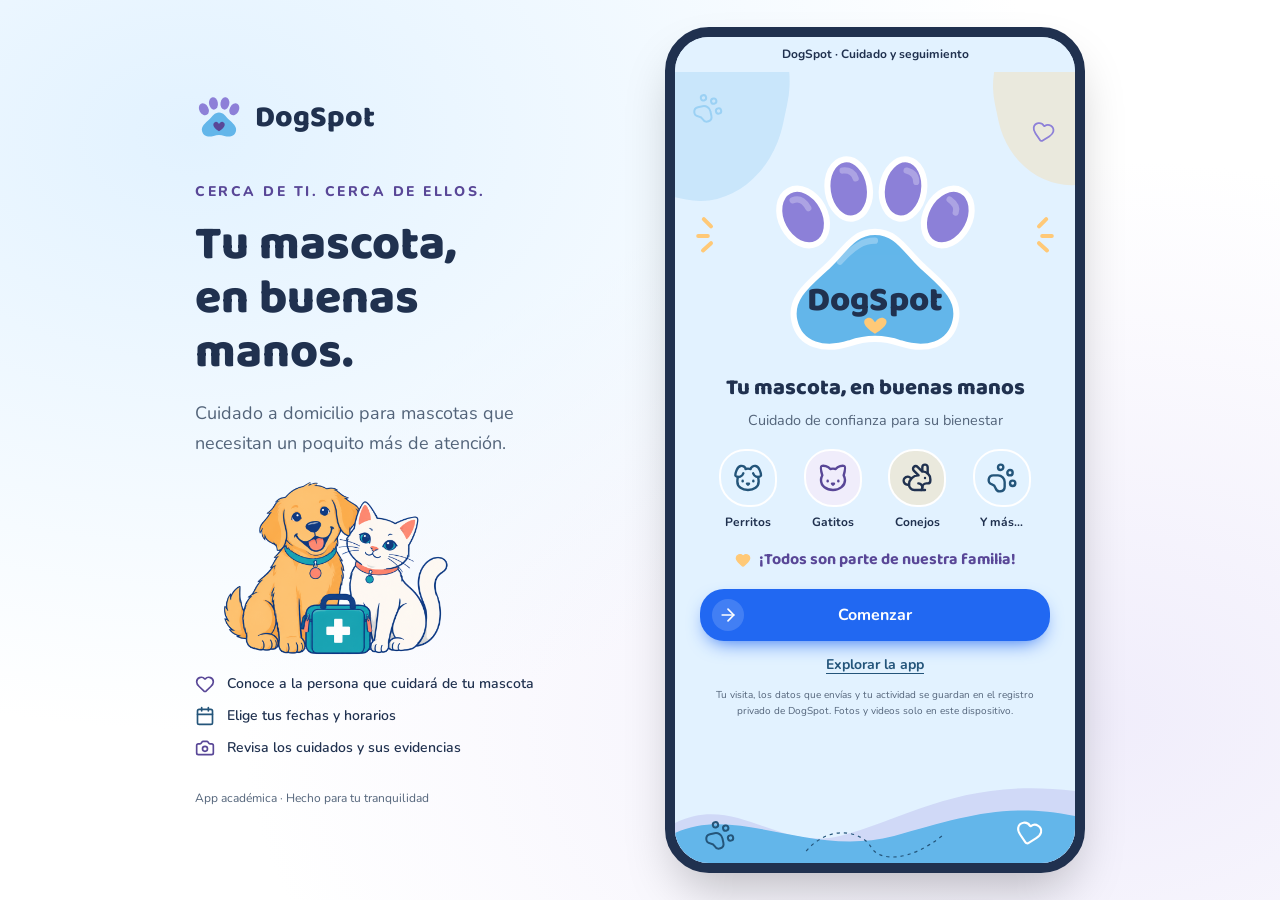
<file: index.html>
<!doctype html>
<html lang="es" style="color-scheme: only light;">
  <head>
    <meta charset="UTF-8" />
    <meta name="color-scheme" content="only light" />
    <meta name="supported-color-schemes" content="light" />
    <meta name="viewport" content="width=device-width, initial-scale=1" />
    <meta name="theme-color" content="#e2f2ff" />
    <meta name="description" content="DogSpot: app académica de cuidado especializado a domicilio para mascotas enfermas, con reservas y evidencias del cuidador." />
    <title>DogSpot — Cuidado de confianza a domicilio</title>
    <style>
      html, body, #root { margin: 0; min-height: 100%; color-scheme: only light !important; background: #ffffff; color: #20314f; }
      #root { min-height: 100vh; min-height: 100dvh; }
    </style>
    <link rel="icon" href="./icon.svg?v=sky-lavender" />
    <link rel="preconnect" href="https://fonts.googleapis.com" />
    <link href="https://fonts.googleapis.com/css2?family=Baloo+2:wght@600;700;800&family=Nunito:wght@400;600;700;800&display=swap" rel="stylesheet" />
    <script type="module" src="./dogspot-academic-copy.mjs?v=onboarding-20261113"></script>
    <script type="module" crossorigin src="./index-runtime-ec842c107c59.js"></script>
    <link rel="stylesheet" crossorigin href="./index-eqw11Rqm.css">
  </head>
  <body>
    <div id="root"></div>
  </body>
</html>
</file>
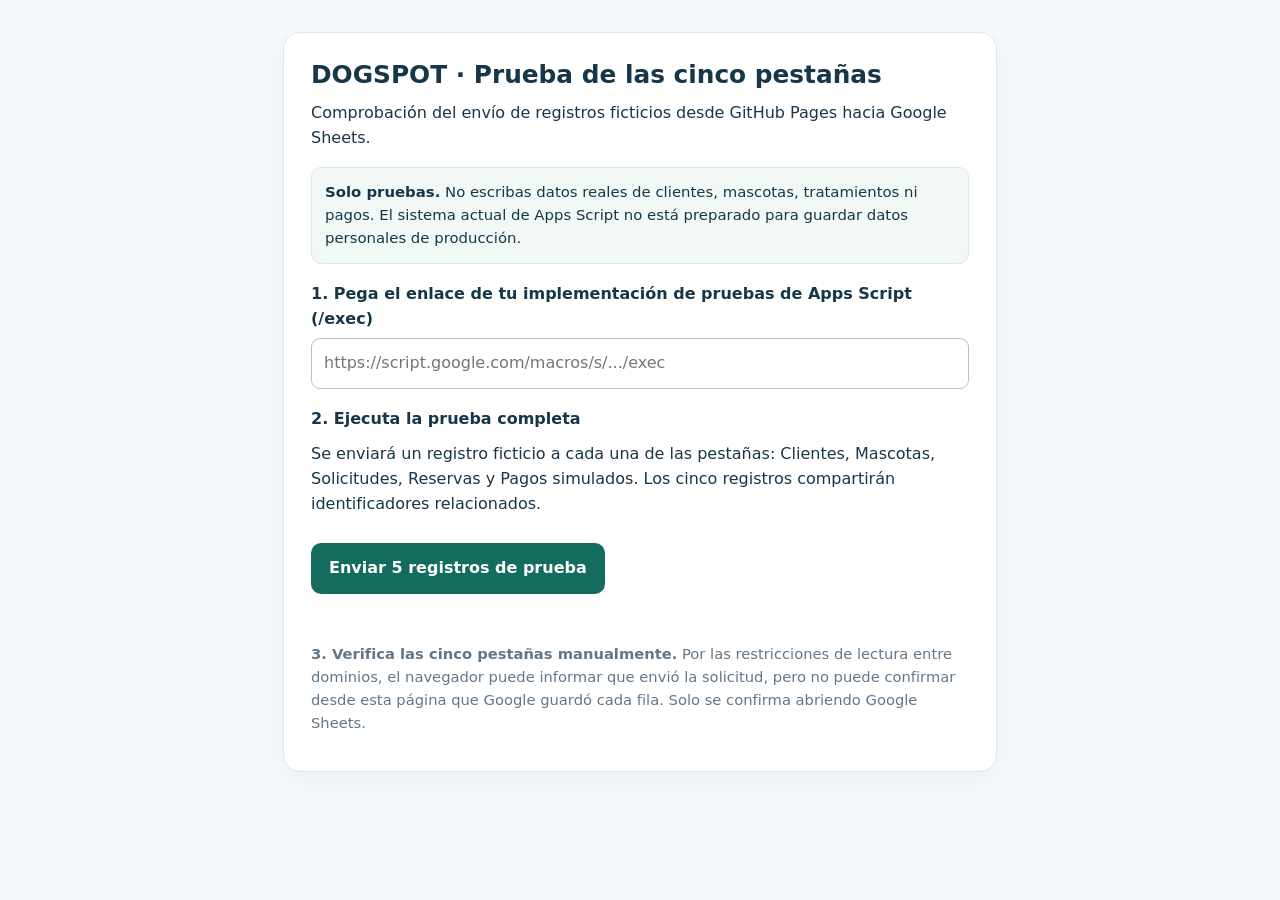
<file: prueba-google-sheets.html>
<!doctype html>
<html lang="es">
<head>
  <meta charset="UTF-8">
  <meta name="viewport" content="width=device-width,initial-scale=1">
  <meta name="robots" content="noindex,nofollow">
  <title>DOGSPOT | Pruebas de Google Sheets</title>
  <style>
    *{box-sizing:border-box}
    body{font-family:system-ui,-apple-system,"Segoe UI",sans-serif;max-width:750px;margin:auto;padding:32px 18px;color:#183649;background:#f5f9fb;line-height:1.55}
    main{background:white;padding:27px;border:1px solid #dce9ef;border-radius:18px;box-shadow:0 8px 25px #1539570b}
    h1{font-size:1.55rem;line-height:1.25;margin:0 0 8px}
    p{margin:10px 0}
    label{display:block;font-weight:700;margin-top:18px}
    input{width:100%;font:inherit;border:1px solid #adc5cc;border-radius:9px;padding:12px;margin-top:7px}
    button{font:inherit;font-weight:700;background:#146c5f;color:white;border:0;border-radius:10px;padding:13px 18px;cursor:pointer;margin-top:17px}
    button:disabled{opacity:.65;cursor:wait}
    .notice{background:#f1f8f6;border:1px solid #d8eae5;border-radius:10px;padding:13px;margin:16px 0;font-size:.93rem}
    .subtle{color:#617789;font-size:.92rem}
    #status{margin-top:15px;min-height:1.5em;white-space:pre-line;font-weight:500}
    table{border-collapse:collapse;width:100%;margin:15px 0;font-size:.91rem}
    th,td{border-bottom:1px solid #e4eaed;text-align:left;padding:9px 5px}
    th{background:#f2f7f9}
    code{font-size:.9rem;word-break:break-word}
    .codes{background:#f7f9fb;padding:12px;border-radius:9px;white-space:pre-wrap}
    #ids{display:none}
    #ids.visible{display:block}
  </style>
</head>
<body>
<main>
  <h1>DOGSPOT · Prueba de las cinco pestañas</h1>
  <p>Comprobación del envío de registros ficticios desde GitHub Pages hacia Google Sheets.</p>
  <p class="notice"><strong>Solo pruebas.</strong> No escribas datos reales de clientes, mascotas, tratamientos ni pagos. El sistema actual de Apps Script no está preparado para guardar datos personales de producción.</p>
  <label for="endpoint">1. Pega el enlace de tu implementación de pruebas de Apps Script (/exec)</label>
  <input id="endpoint" type="url" spellcheck="false" autocomplete="off" placeholder="https://script.google.com/macros/s/.../exec">
  <label>2. Ejecuta la prueba completa</label>
  <p>Se enviará un registro ficticio a cada una de las pestañas: Clientes, Mascotas, Solicitudes, Reservas y Pagos simulados. Los cinco registros compartirán identificadores relacionados.</p>
  <button type="button" id="send">Enviar 5 registros de prueba</button>
  <div id="status" role="status" aria-live="polite"></div>
  <section id="ids" aria-label="Identificadores enviados">
    <strong>Identificadores para buscar en Google Sheets:</strong>
    <p class="codes" id="codes"></p>
  </section>
  <p class="subtle"><strong>3. Verifica las cinco pestañas manualmente.</strong> Por las restricciones de lectura entre dominios, el navegador puede informar que envió la solicitud, pero no puede confirmar desde esta página que Google guardó cada fila. Solo se confirma abriendo Google Sheets.</p>
</main>
<script>
(() => {
  const input=document.getElementById('endpoint');
  const btn=document.getElementById('send');
  const status=document.getElementById('status');
  const ids=document.getElementById('ids');
  const codes=document.getElementById('codes');
  const config=[
    ['cliente','Clientes','CLI'],
    ['mascota','Mascotas','MAS'],
    ['solicitud','Solicitudes','SOL'],
    ['reserva','Reservas','RES'],
    ['pago','Pagos simulados','PAG']
  ];
  btn.addEventListener('click',async()=>{
    const url=input.value.trim();
    if(!/^https:\/\/script\.google\.com\/macros\/s\/[A-Za-z0-9_-]+\/exec$/.test(url)){
      status.textContent='Pega el enlace original de Apps Script que termina en /exec.';
      return;
    }
    const stamp=Date.now()+'-'+Math.random().toString(36).slice(2,6);
    const k=Object.fromEntries(config.map(([type,tab,prefix])=>[type,prefix+'-TEST-'+stamp]));
    const now=new Date().toISOString();
    const entries=[
      {
        tipo:'cliente',idCliente:k.cliente,fechaRegistro:now,
        nombreCompleto:'Prueba completa DOGSPOT',
        correoElectronico:'prueba-sheets@example.com',
        celular:'999999999',estadoRegistro:'Demostracion',
        correoBienvenida:'No enviado',ultimaActualizacion:now
      },
      {
        tipo:'mascota',idMascota:k.mascota,idCliente:k.cliente,
        fechaRegistro:now,nombreMascota:'Luna',tipoMascota:'Perro',
        otroTipo:'',raza:'Mestiza',edad:'3 anios',estadoSalud:'Ficticio',
        medicamentos:'No aplica',cuidadosEspeciales:'Reposo simulado',
        observaciones:'Datos de prueba',enlaceFoto:''
      },
      {
        tipo:'solicitud',idSolicitud:k.solicitud,idCliente:k.cliente,
        idMascota:k.mascota,fechaSolicitud:now,fechaServicio:'2026-11-10',
        horaInicio:'14:00',horaFin:'18:00',
        indicacionesCliente:'Solo prueba del sistema',
        estadoSolicitud:'Prueba',observaciones:'Ficticio'
      },
      {
        tipo:'reserva',idReserva:k.reserva,idSolicitud:k.solicitud,
        idCliente:k.cliente,idMascota:k.mascota,nombreCuidador:'Ana Torres',
        fechaReserva:now,fechaServicio:'2026-11-10',
        horaInicio:'14:00',horaFin:'18:00',
        duracionHoras:4,tarifaHora:35,total:140,
        estadoReserva:'Simulada'
      },
      {
        tipo:'pago',idPago:k.pago,idReserva:k.reserva,
        fechaRegistro:now,metodoPago:'Yape',banco:'',importe:140,
        estadoPago:'Simulado',
        observaciones:'Sin transaccion bancaria real'
      }
    ];
    btn.disabled=true;
    ids.classList.add('visible');
    codes.textContent=config.map(([type,tab])=>tab+': '+k[type]).join('\n');
    let count=0;
    try {
      for(const entry of entries) {
        status.textContent='Intentando enviar '+(count+1)+' de 5: '+config[count][1]+'...';
        await fetch(url,{
          method:'POST',mode:'no-cors',redirect:'follow',
          referrerPolicy:'no-referrer',
          headers:{'Content-Type':'text/plain;charset=UTF-8'},
          body:JSON.stringify(entry)
        });
        count++;
      }
      status.textContent='Las 5 solicitudes se enviaron desde el navegador. Abre Google Sheets y confirma que exista una fila nueva en cada pestaña. Si falta alguna, revisaremos Apps Script.';
    }catch(error){
      status.textContent='No se completaron todos los envíos. Solicitudes intentadas: '+count+' de 5. Revisa Google Sheets y comunícanos cuál falta.';
    }finally{
      btn.disabled=false;
    }
  });
})();
</script>
</body>
</html>
</file>
